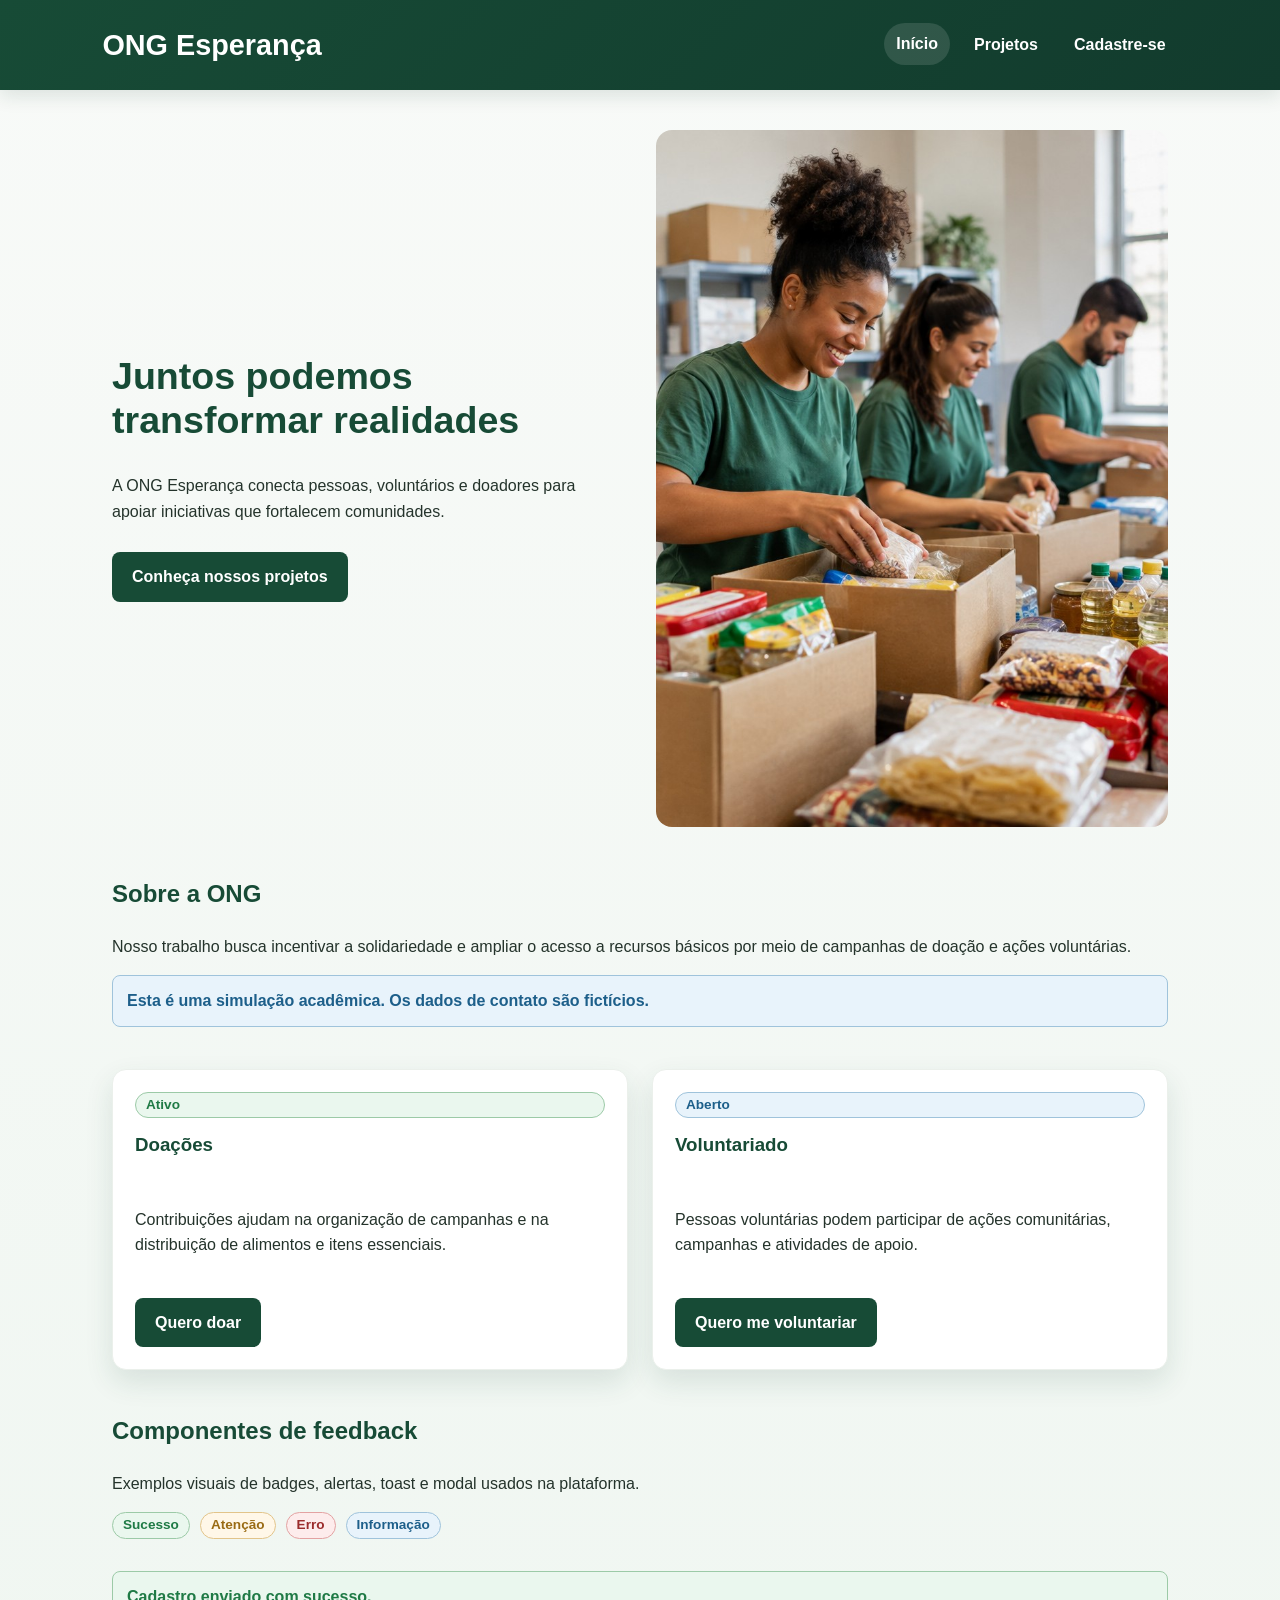
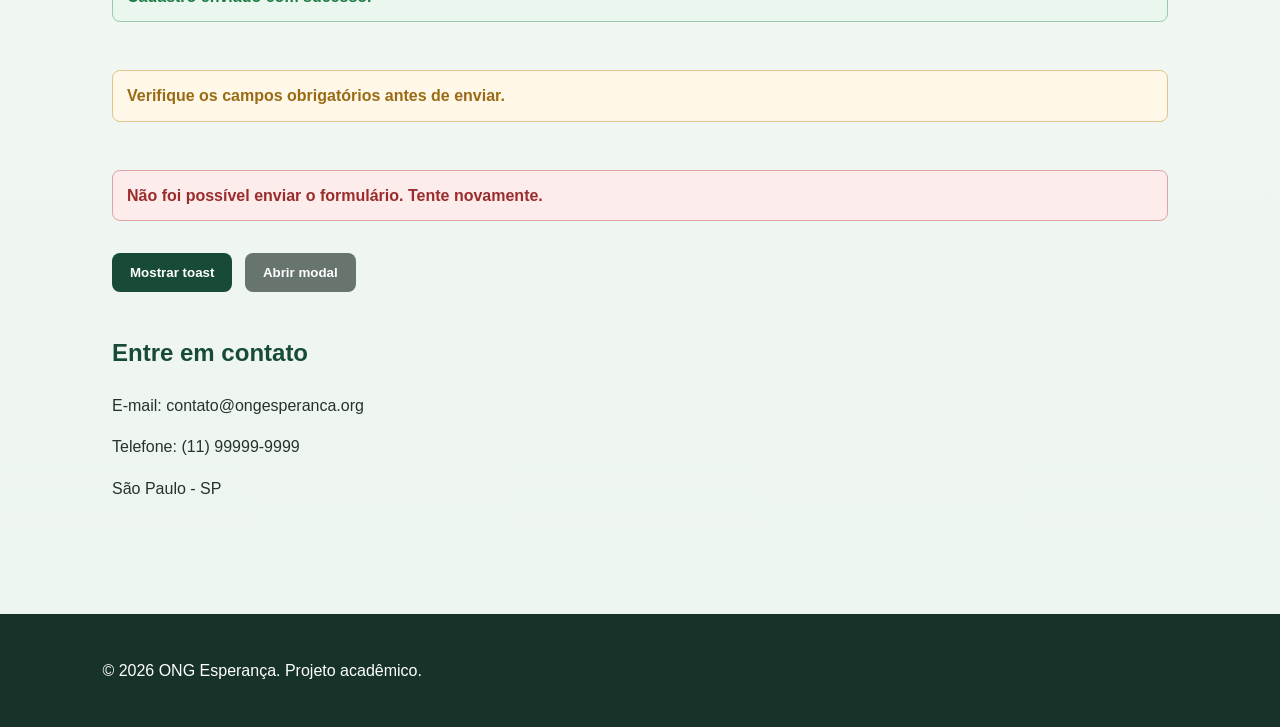
<file: index.html>
<!DOCTYPE html>
<html lang="pt-BR">
<head>
    <meta charset="UTF-8">
    <meta name="viewport" content="width=device-width, initial-scale=1.0">
    <meta name="description" content="ONG Esperança - ações sociais, doações e voluntariado.">
    <link rel="stylesheet" href="style.css">
    <title>ONG Esperança | Início</title>
</head>
<body>
    <header>
        <div class="container">
            <h1>ONG Esperança</h1>
            <button class="menu-toggle" type="button" aria-expanded="false" aria-controls="menu-principal">
                Menu
            </button>
            <nav id="menu-principal" aria-label="Navegação principal">
                <a href="index.html" aria-current="page">Início</a>
                <a href="projetos.html">Projetos</a>
                <a href="cadastro.html">Cadastre-se</a>
            </nav>
        </div>
    </header>

    <main>
        <section class="hero">
            <div>
                <h2>Juntos podemos transformar realidades</h2>
                <p>
                    A ONG Esperança conecta pessoas, voluntários e doadores
                    para apoiar iniciativas que fortalecem comunidades.
                </p>
                <a class="button" href="projetos.html">Conheça nossos projetos</a>
            </div>

            <img src="imagens/ong.jpg"
                 alt="Voluntários organizando alimentos para uma ação social">
        </section>

        <section>
            <h2>Sobre a ONG</h2>
            <p>
                Nosso trabalho busca incentivar a solidariedade e ampliar o acesso
                a recursos básicos por meio de campanhas de doação e ações voluntárias.
            </p>
            <div class="alerta alerta-info" role="status">
                Esta é uma simulação acadêmica. Os dados de contato são fictícios.
            </div>
        </section>

        <section class="cards">
            <article class="card">
                <span class="badge badge-sucesso">Ativo</span>
                <h3>Doações</h3>
                <p>
                    Contribuições ajudam na organização de campanhas e na distribuição
                    de alimentos e itens essenciais.
                </p>
                <div class="card-acoes">
                    <a class="button" href="cadastro.html">Quero doar</a>
                </div>
            </article>

            <article class="card">
                <span class="badge badge-info">Aberto</span>
                <h3>Voluntariado</h3>
                <p>
                    Pessoas voluntárias podem participar de ações comunitárias,
                    campanhas e atividades de apoio.
                </p>
                <div class="card-acoes">
                    <a class="button" href="cadastro.html">Quero me voluntariar</a>
                </div>
            </article>
        </section>

        <section>
            <h2>Componentes de feedback</h2>
            <p>
                Exemplos visuais de badges, alertas, toast e modal usados na plataforma.
            </p>
            <div class="demo-feedback">
                <div class="demo-badges">
                    <span class="badge badge-sucesso">Sucesso</span>
                    <span class="badge badge-aviso">Atenção</span>
                    <span class="badge badge-erro">Erro</span>
                    <span class="badge badge-info">Informação</span>
                </div>

                <div class="alerta alerta-sucesso" role="status">
                    Cadastro enviado com sucesso.
                </div>
                <div class="alerta alerta-aviso" role="status">
                    Verifique os campos obrigatórios antes de enviar.
                </div>
                <div class="alerta alerta-erro" role="alert">
                    Não foi possível enviar o formulário. Tente novamente.
                </div>

                <div>
                    <button type="button" id="btnToast">Mostrar toast</button>
                    <button type="button" id="btnModal" class="secundario">Abrir modal</button>
                </div>
            </div>
        </section>

        <section>
            <h2>Entre em contato</h2>
            <address>
                <p>E-mail: contato@ongesperanca.org</p>
                <p>Telefone: (11) 99999-9999</p>
                <p>São Paulo - SP</p>
            </address>
        </section>
    </main>

    <div class="toast-container" aria-live="polite">
        <div id="toastDemo" class="toast toast-sucesso" hidden>
            Notificação toast: ação concluída com sucesso.
        </div>
    </div>

    <div id="modalDemo" class="modal-overlay" hidden>
        <div class="modal" role="dialog" aria-modal="true" aria-labelledby="modalTitulo">
            <h3 id="modalTitulo">Confirmar participação</h3>
            <p>Deseja continuar para a página de cadastro e apoiar a ONG Esperança?</p>
            <div class="modal-acoes">
                <button type="button" id="fecharModal" class="secundario">Cancelar</button>
                <a class="button" href="cadastro.html">Confirmar</a>
            </div>
        </div>
    </div>

    <footer>
        <div class="container">
            <p>&copy; 2026 ONG Esperança. Projeto acadêmico.</p>
        </div>
    </footer>

    <script src="script.js"></script>
</body>
</html>
</file>
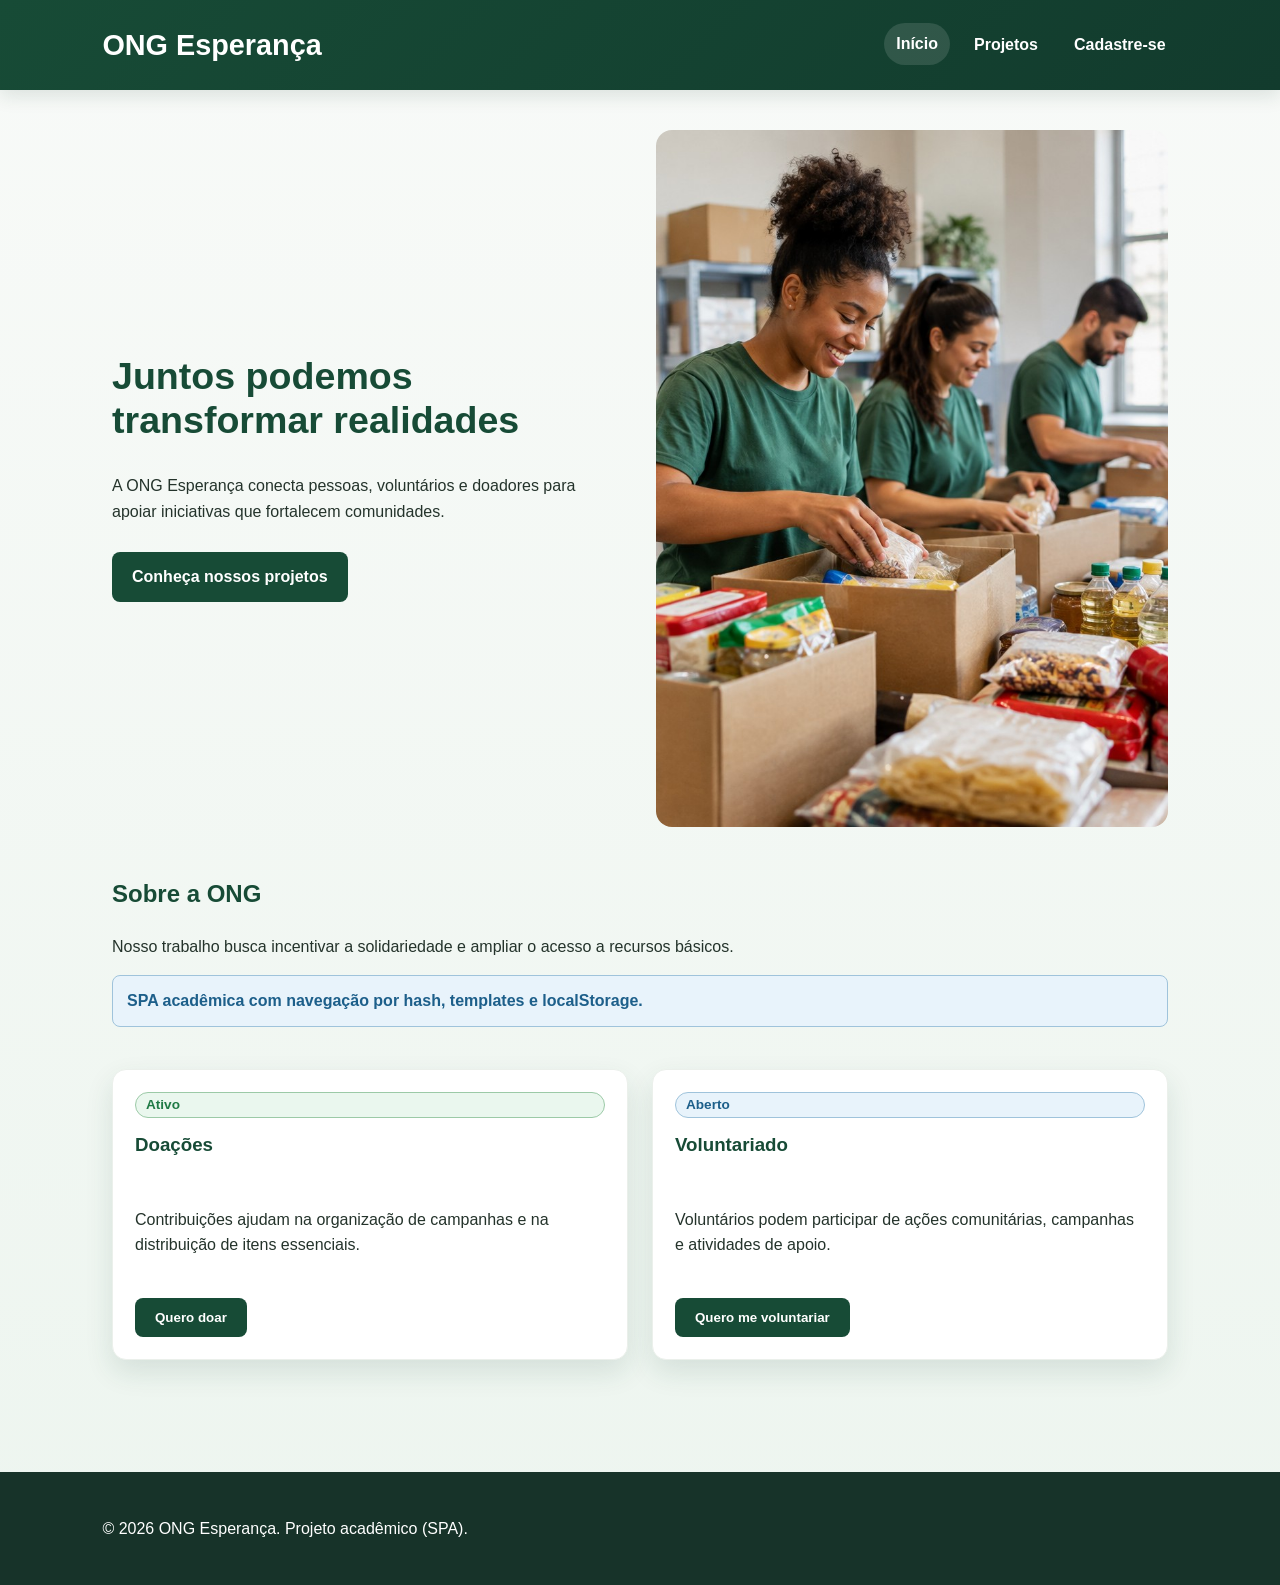
<file: app.html>
<!DOCTYPE html>
<html lang="pt-BR">
<head>
    <meta charset="UTF-8">
    <meta name="viewport" content="width=device-width, initial-scale=1.0">
    <meta name="description" content="ONG Esperança - SPA com navegacao dinamica, templates e localStorage.">
    <link rel="stylesheet" href="style.css">
    <title>ONG Esperança | SPA</title>
</head>
<body>
    <header>
        <div class="container">
            <h1>ONG Esperança</h1>
            <button class="menu-toggle" type="button" aria-expanded="false" aria-controls="menu-principal">
                Menu
            </button>
            <nav id="menu-principal" aria-label="Navegação principal">
                <a href="#/" data-link>Início</a>
                <a href="#/projetos" data-link>Projetos</a>
                <a href="#/cadastro" data-link>Cadastre-se</a>
            </nav>
        </div>
    </header>

    <main id="app" aria-live="polite"></main>

    <div class="toast-container" aria-live="polite">
        <div id="toastApp" class="toast toast-sucesso" hidden></div>
    </div>

    <div id="modalApp" class="modal-overlay" hidden>
        <div class="modal" role="dialog" aria-modal="true" aria-labelledby="modalAppTitulo">
            <h3 id="modalAppTitulo">Confirmar participação</h3>
            <p id="modalAppTexto">Deseja ir para o cadastro?</p>
            <div class="modal-acoes">
                <button type="button" id="modalAppCancelar" class="secundario">Cancelar</button>
                <button type="button" id="modalAppConfirmar">Confirmar</button>
            </div>
        </div>
    </div>

    <footer>
        <div class="container">
            <p>&copy; 2026 ONG Esperança. Projeto acadêmico (SPA).</p>
        </div>
    </footer>

    <script src="js/storage.js"></script>
    <script src="js/ui.js"></script>
    <script src="js/templates.js"></script>
    <script src="js/router.js"></script>
    <script src="js/forms.js"></script>
    <script src="js/app.js"></script>
</body>
</html>
</file>
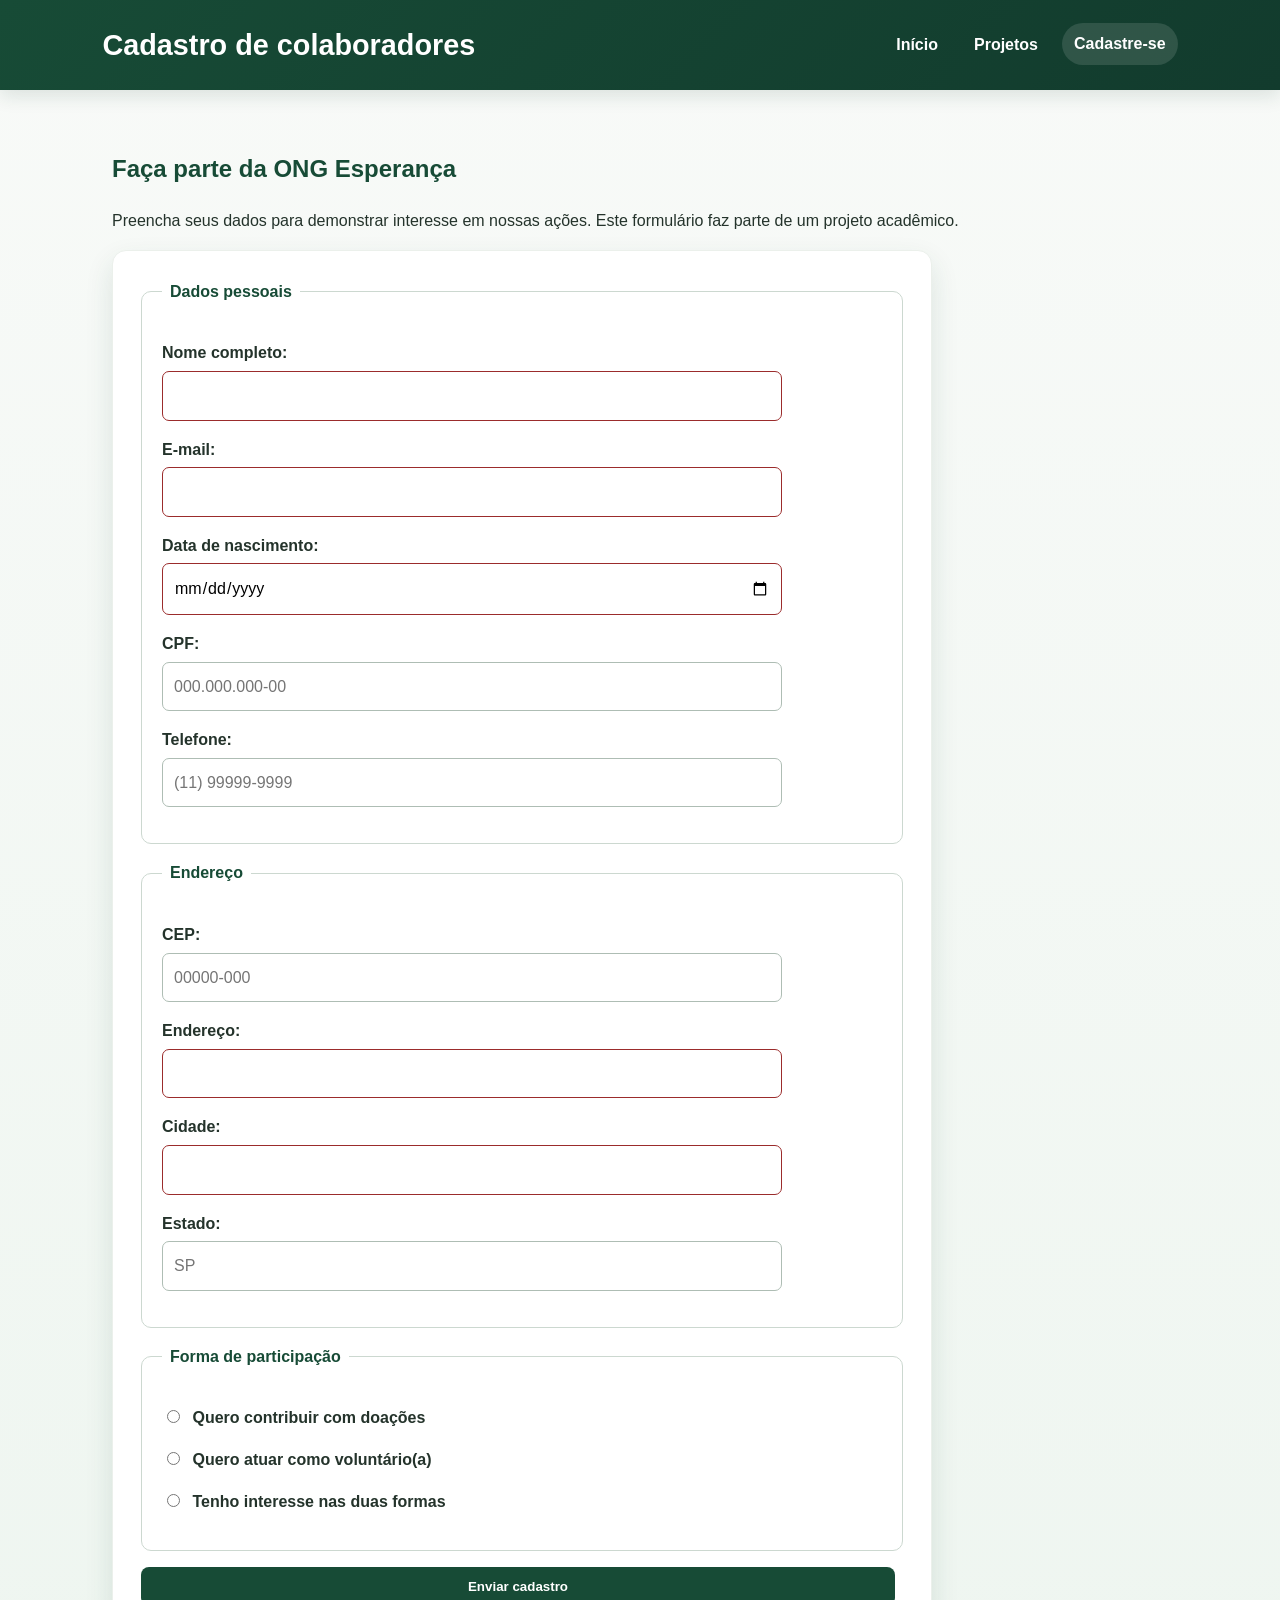
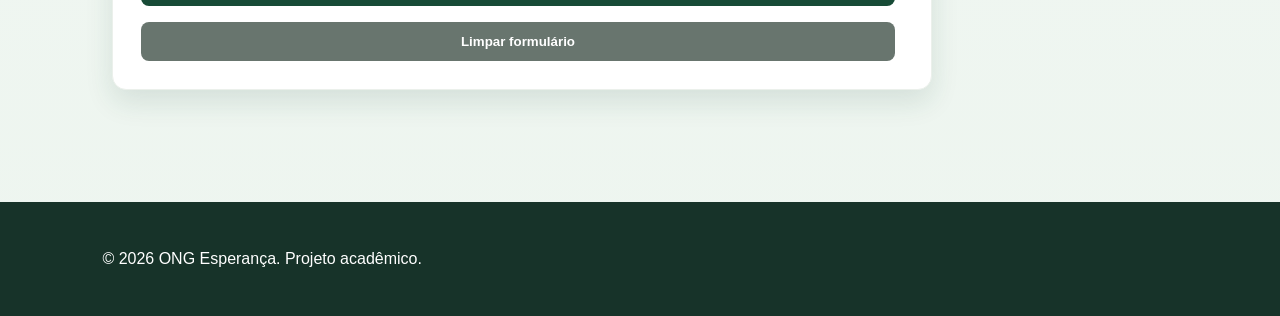
<file: cadastro.html>
<!DOCTYPE html>
<html lang="pt-BR">
<head>
    <meta charset="UTF-8">
    <meta name="viewport" content="width=device-width, initial-scale=1.0">
    <meta name="description" content="Cadastro de colaboradores da ONG Esperança.">
    <link rel="stylesheet" href="style.css">
    <title>ONG Esperança | Cadastro</title>
</head>
<body>
    <header>
        <div class="container">
            <h1>Cadastro de colaboradores</h1>
            <button class="menu-toggle" type="button" aria-expanded="false" aria-controls="menu-principal">
                Menu
            </button>
            <nav id="menu-principal" aria-label="Navegação principal">
                <a href="index.html">Início</a>
                <a href="projetos.html">Projetos</a>
                <a href="cadastro.html" aria-current="page">Cadastre-se</a>
            </nav>
        </div>
    </header>

    <main>
        <section>
            <h2>Faça parte da ONG Esperança</h2>
            <p>
                Preencha seus dados para demonstrar interesse em nossas ações.
                Este formulário faz parte de um projeto acadêmico.
            </p>

            <div id="alertaFormulario" class="alerta alerta-erro" role="alert" hidden>
                Existem campos inválidos. Corrija-os antes de enviar.
            </div>

            <form id="cadastroForm" action="#" method="post" novalidate>
                <fieldset>
                    <legend>Dados pessoais</legend>

                    <p>
                        <label for="nome">Nome completo:</label><br>
                        <input type="text" id="nome" name="nome"
                               autocomplete="name" minlength="3" required>
                    </p>

                    <p>
                        <label for="email">E-mail:</label><br>
                        <input type="email" id="email" name="email"
                               autocomplete="email" required>
                    </p>

                    <p>
                        <label for="nascimento">Data de nascimento:</label><br>
                        <input type="date" id="nascimento" name="nascimento"
                               autocomplete="bday" required>
                    </p>

                    <p>
                        <label for="cpf">CPF:</label><br>
                        <input type="text" id="cpf" name="cpf"
                               inputmode="numeric" placeholder="000.000.000-00"
                               pattern="[0-9]{3}[.]?[0-9]{3}[.]?[0-9]{3}-?[0-9]{2}"
                               title="Informe um CPF com 11 números, com ou sem pontuação."
                               required>
                    </p>

                    <p>
                        <label for="telefone">Telefone:</label><br>
                        <input type="tel" id="telefone" name="telefone"
                               inputmode="tel" placeholder="(11) 99999-9999"
                               pattern="\([0-9]{2}\) [0-9]{4,5}-[0-9]{4}"
                               title="Informe o telefone no formato (11) 99999-9999."
                               required>
                    </p>
                </fieldset>

                <fieldset>
                    <legend>Endereço</legend>

                    <p>
                        <label for="cep">CEP:</label><br>
                        <input type="text" id="cep" name="cep"
                               inputmode="numeric" placeholder="00000-000"
                               pattern="[0-9]{5}-?[0-9]{3}"
                               title="Informe o CEP no formato 00000-000."
                               required>
                    </p>

                    <p>
                        <label for="endereco">Endereço:</label><br>
                        <input type="text" id="endereco" name="endereco"
                               autocomplete="street-address" required>
                    </p>

                    <p>
                        <label for="cidade">Cidade:</label><br>
                        <input type="text" id="cidade" name="cidade"
                               autocomplete="address-level2" required>
                    </p>

                    <p>
                        <label for="estado">Estado:</label><br>
                        <input type="text" id="estado" name="estado"
                               maxlength="2" placeholder="SP"
                               autocomplete="address-level1" required>
                    </p>
                </fieldset>

                <fieldset>
                    <legend>Forma de participação</legend>

                    <p>
                        <input type="radio" id="doacao" name="interesse"
                               value="doacao" required>
                        <label for="doacao">Quero contribuir com doações</label>
                    </p>

                    <p>
                        <input type="radio" id="voluntariado" name="interesse"
                               value="voluntariado">
                        <label for="voluntariado">Quero atuar como voluntário(a)</label>
                    </p>

                    <p>
                        <input type="radio" id="ambos" name="interesse"
                               value="ambos">
                        <label for="ambos">Tenho interesse nas duas formas</label>
                    </p>
                </fieldset>

                <button type="submit">Enviar cadastro</button>
                <button type="reset">Limpar formulário</button>
                <p id="mensagemSucesso" class="mensagem-sucesso" role="status" aria-live="polite" hidden>
                    Cadastro enviado com sucesso! Obrigado por apoiar a ONG Esperança.
                </p>
            </form>
        </section>
    </main>

    <div class="toast-container" aria-live="polite">
        <div id="toastCadastro" class="toast toast-sucesso" hidden>
            Cadastro registrado com sucesso.
        </div>
    </div>

    <footer>
        <div class="container">
            <p>&copy; 2026 ONG Esperança. Projeto acadêmico.</p>
        </div>
    </footer>

    <script src="script.js"></script>
</body>
</html>
</file>
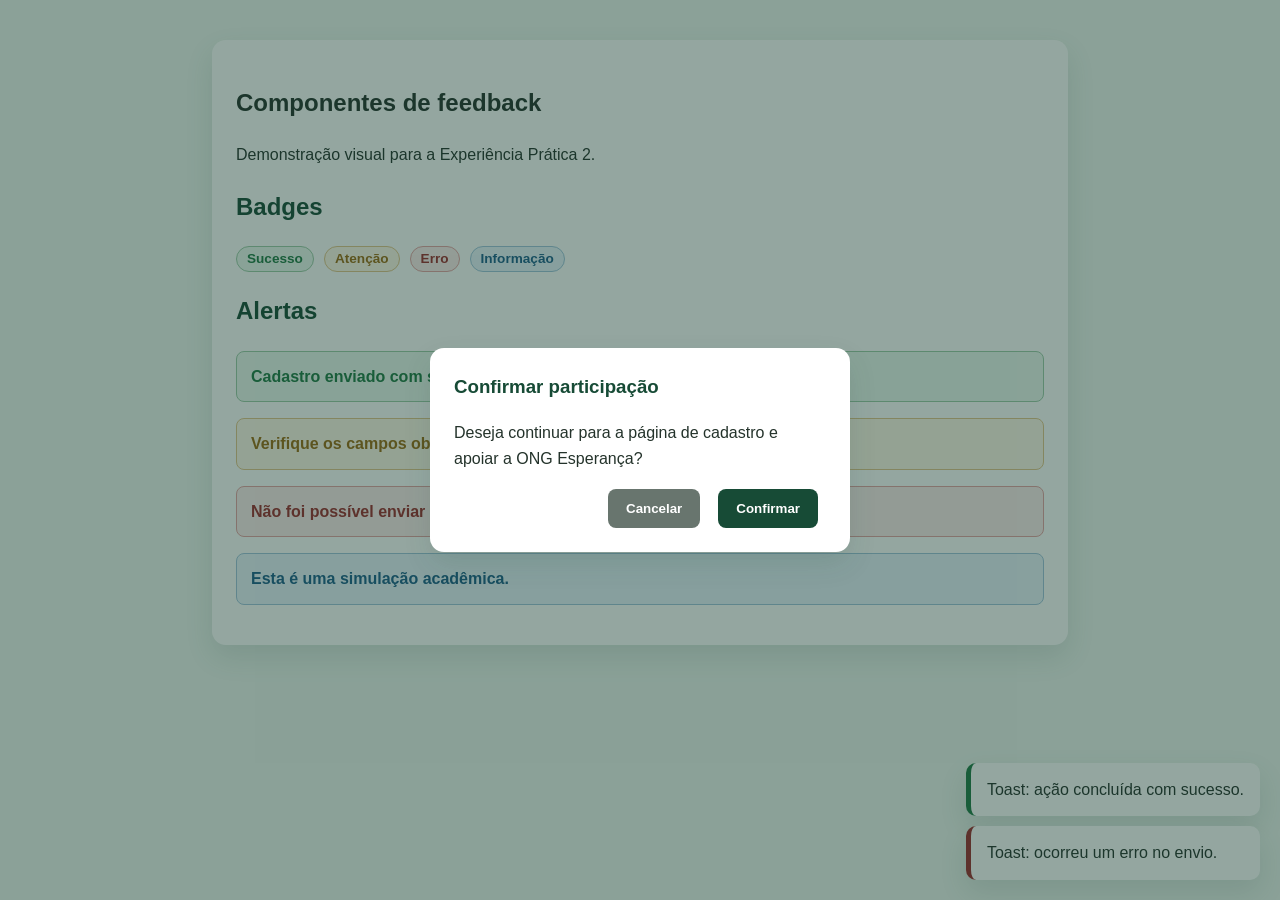
<file: feedback-demo.html>
<!DOCTYPE html>
<html lang="pt-BR">
<head>
    <meta charset="UTF-8">
    <meta name="viewport" content="width=device-width, initial-scale=1.0">
    <link rel="stylesheet" href="style.css">
    <title>ONG Esperança | Feedback demo</title>
    <style>
        body { background: #edf5ef; }
        main { max-width: 900px; }
        .painel {
            background: #fff;
            border-radius: 14px;
            padding: 24px;
            box-shadow: 0 12px 28px rgba(23, 75, 54, 0.12);
        }
    </style>
</head>
<body>
    <main>
        <section class="painel">
            <h1>Componentes de feedback</h1>
            <p>Demonstração visual para a Experiência Prática 2.</p>

            <h2>Badges</h2>
            <div class="demo-badges">
                <span class="badge badge-sucesso">Sucesso</span>
                <span class="badge badge-aviso">Atenção</span>
                <span class="badge badge-erro">Erro</span>
                <span class="badge badge-info">Informação</span>
            </div>

            <h2>Alertas</h2>
            <div class="alerta alerta-sucesso" role="status">Cadastro enviado com sucesso.</div>
            <div class="alerta alerta-aviso" role="status">Verifique os campos obrigatórios antes de enviar.</div>
            <div class="alerta alerta-erro" role="alert">Não foi possível enviar o formulário.</div>
            <div class="alerta alerta-info" role="status">Esta é uma simulação acadêmica.</div>
        </section>
    </main>

    <div class="toast-container" aria-live="polite">
        <div class="toast toast-sucesso">Toast: ação concluída com sucesso.</div>
        <div class="toast toast-erro">Toast: ocorreu um erro no envio.</div>
    </div>

    <div class="modal-overlay">
        <div class="modal" role="dialog" aria-modal="true" aria-labelledby="modalTitulo">
            <h3 id="modalTitulo">Confirmar participação</h3>
            <p>Deseja continuar para a página de cadastro e apoiar a ONG Esperança?</p>
            <div class="modal-acoes">
                <button type="button" class="secundario">Cancelar</button>
                <button type="button">Confirmar</button>
            </div>
        </div>
    </div>
</body>
</html>
</file>
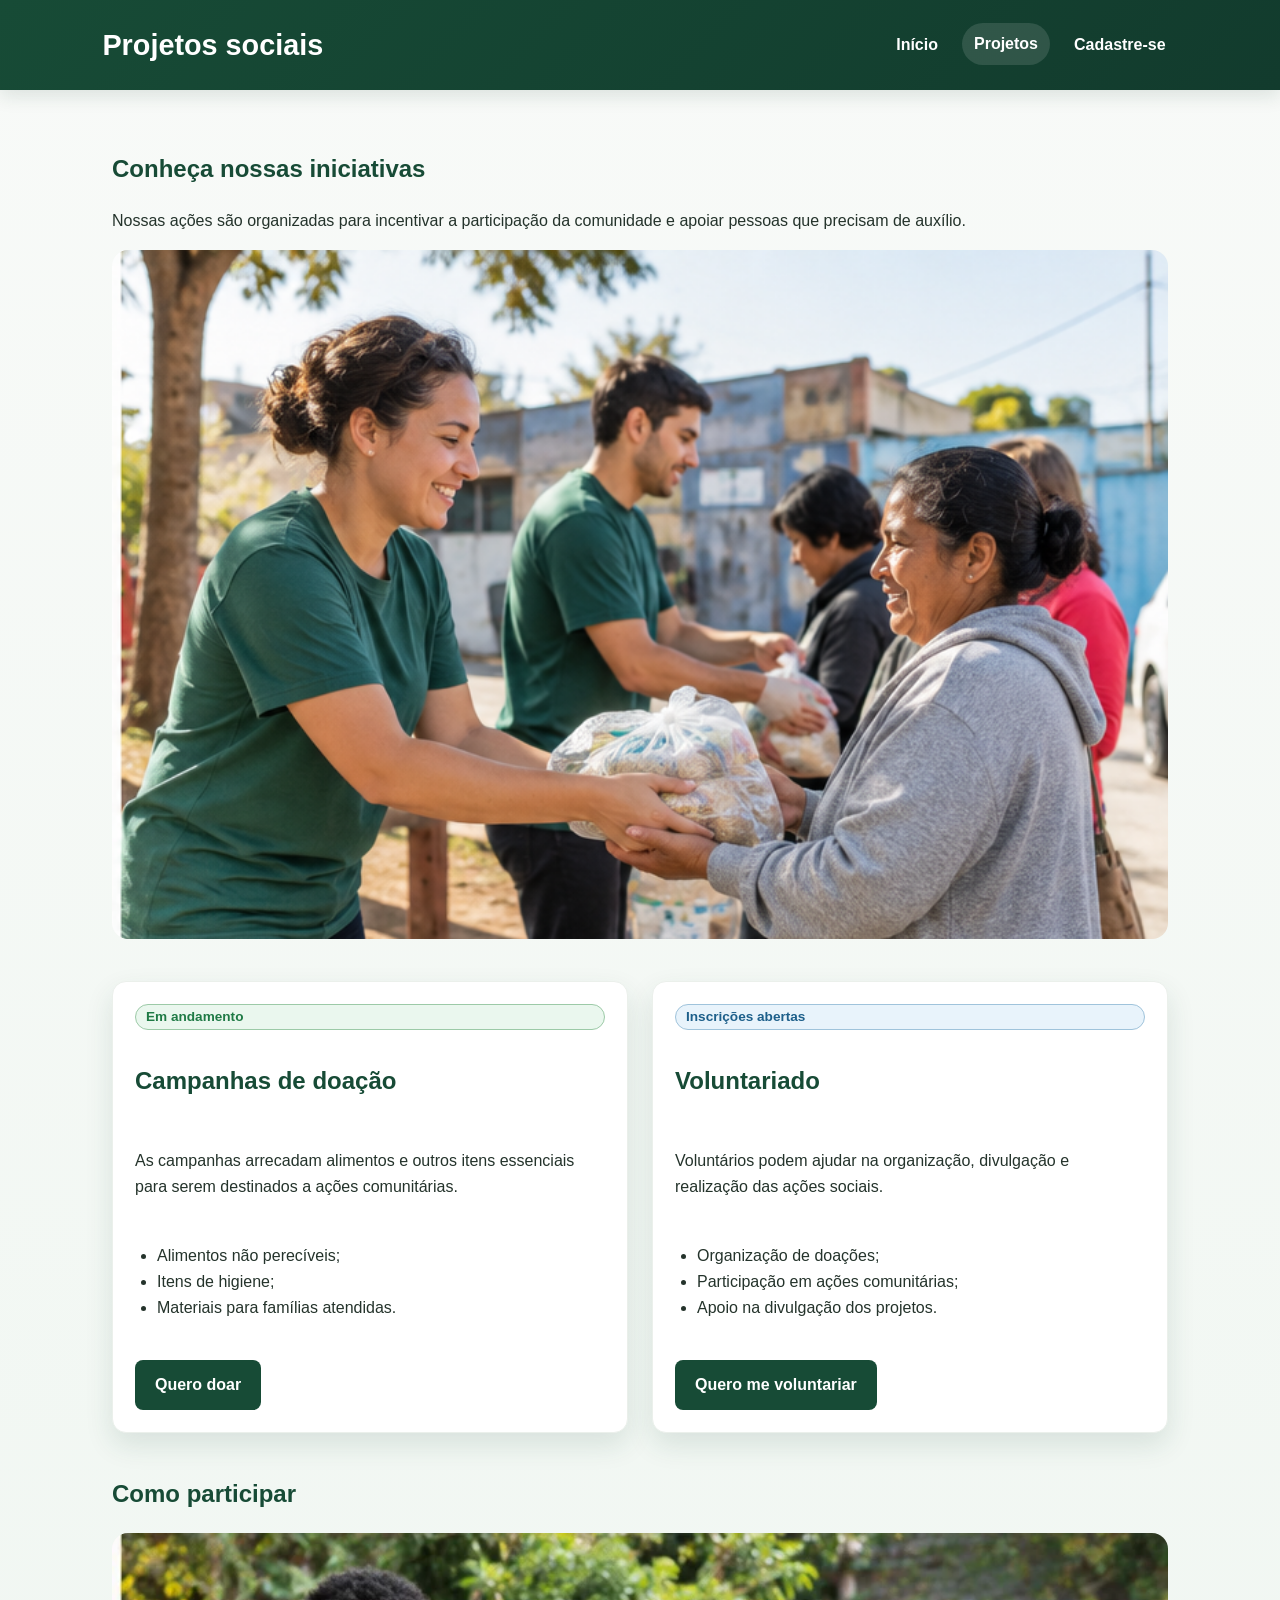
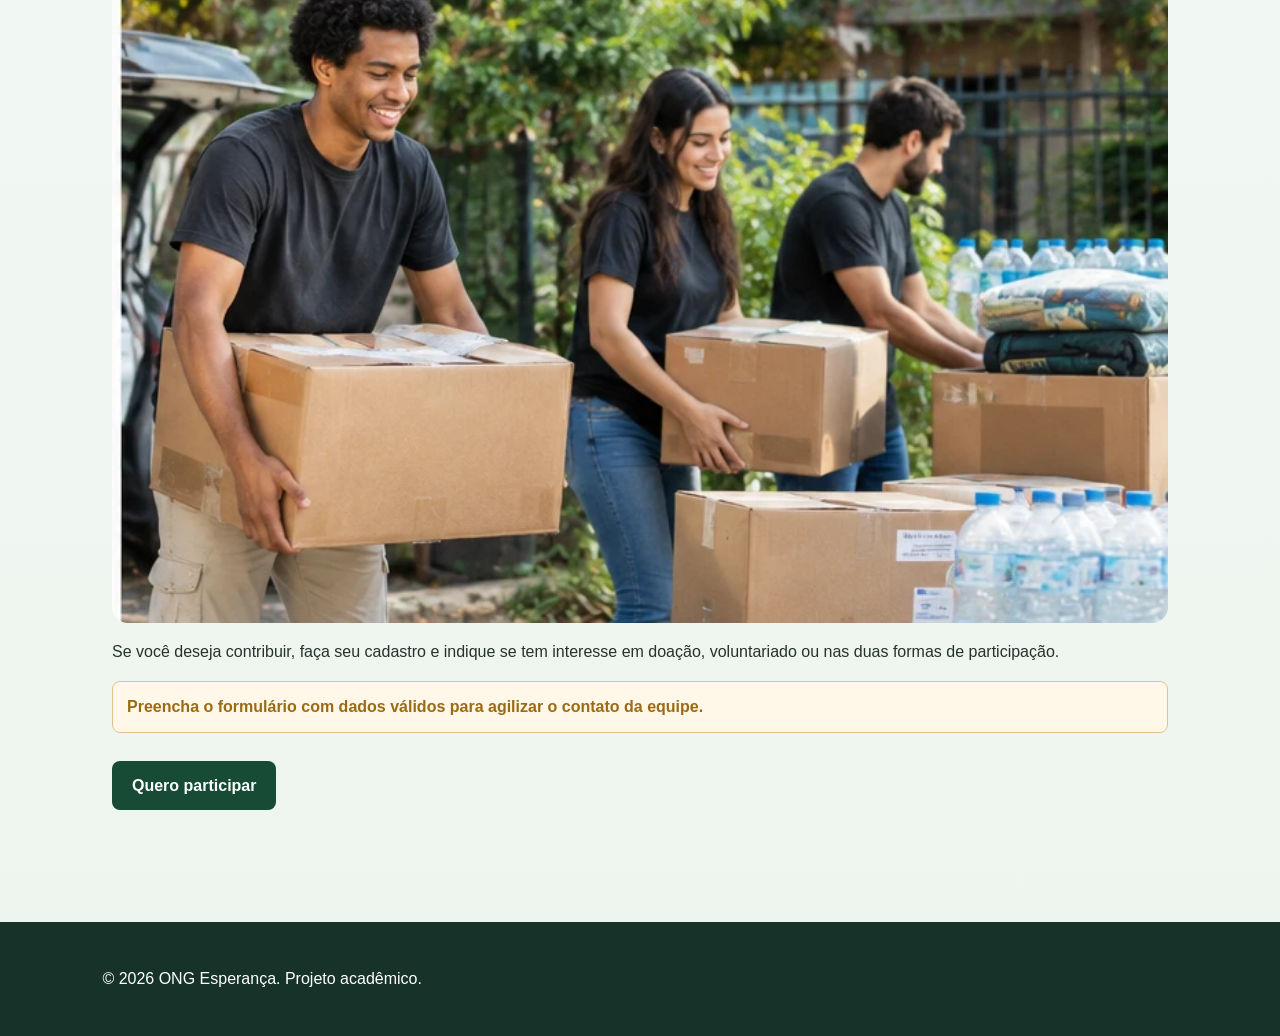
<file: projetos.html>
<!DOCTYPE html>
<html lang="pt-BR">
<head>
    <meta charset="UTF-8">
    <meta name="viewport" content="width=device-width, initial-scale=1.0">
    <meta name="description" content="Projetos sociais, campanhas de doação e voluntariado da ONG Esperança.">
    <link rel="stylesheet" href="style.css">
    <title>ONG Esperança | Projetos</title>
</head>
<body>
    <header>
        <div class="container">
            <h1>Projetos sociais</h1>
            <button class="menu-toggle" type="button" aria-expanded="false" aria-controls="menu-principal">
                Menu
            </button>
            <nav id="menu-principal" aria-label="Navegação principal">
                <a href="index.html">Início</a>
                <a href="projetos.html" aria-current="page">Projetos</a>
                <a href="cadastro.html">Cadastre-se</a>
            </nav>
        </div>
    </header>

    <main>
        <section>
            <h2>Conheça nossas iniciativas</h2>
            <p>
                Nossas ações são organizadas para incentivar a participação
                da comunidade e apoiar pessoas que precisam de auxílio.
            </p>
            <img class="project-image"
                 src="imagens/projetos.png"
                 alt="Voluntários realizando uma ação de distribuição de alimentos">
        </section>

        <section class="cards">
            <article class="card">
                <span class="badge badge-sucesso">Em andamento</span>
                <h2>Campanhas de doação</h2>
                <p>
                    As campanhas arrecadam alimentos e outros itens essenciais
                    para serem destinados a ações comunitárias.
                </p>
                <ul>
                    <li>Alimentos não perecíveis;</li>
                    <li>Itens de higiene;</li>
                    <li>Materiais para famílias atendidas.</li>
                </ul>
                <div class="card-acoes">
                    <a class="button" href="cadastro.html">Quero doar</a>
                </div>
            </article>

            <article class="card">
                <span class="badge badge-info">Inscrições abertas</span>
                <h2>Voluntariado</h2>
                <p>
                    Voluntários podem ajudar na organização, divulgação e realização
                    das ações sociais.
                </p>
                <ul>
                    <li>Organização de doações;</li>
                    <li>Participação em ações comunitárias;</li>
                    <li>Apoio na divulgação dos projetos.</li>
                </ul>
                <div class="card-acoes">
                    <a class="button" href="cadastro.html">Quero me voluntariar</a>
                </div>
            </article>
        </section>

        <section>
            <h2>Como participar</h2>
            <img class="project-image"
                 src="imagens/voluntariado.webp"
                 alt="Voluntários carregando caixas durante uma ação comunitária">
            <p>
                Se você deseja contribuir, faça seu cadastro e indique se tem
                interesse em doação, voluntariado ou nas duas formas de participação.
            </p>
            <div class="alerta alerta-aviso" role="status">
                Preencha o formulário com dados válidos para agilizar o contato da equipe.
            </div>
            <a class="button" href="cadastro.html">Quero participar</a>
        </section>
    </main>

    <footer>
        <div class="container">
            <p>&copy; 2026 ONG Esperança. Projeto acadêmico.</p>
        </div>
    </footer>

    <script src="script.js"></script>
</body>
</html>
</file>
<file: style.css>
:root {
    --verde-escuro: #174b36;
    --verde-escuro-2: #123b2d;
    --verde-medio: #2f6b4f;
    --verde-claro: #dfece5;
    --verde-suave: #edf5ef;
    --texto: #24332b;
    --branco: #ffffff;
    --cinza: #68756e;
    --cinza-borda: #ccd8d0;
    --sucesso: #1f7a45;
    --sucesso-fundo: #eaf7ee;
    --sucesso-borda: #9ccaa7;
    --aviso: #9a6b14;
    --aviso-fundo: #fff7e8;
    --aviso-borda: #e2c48a;
    --erro: #9b2c2c;
    --erro-fundo: #fdecec;
    --erro-borda: #e3a2a2;
    --info: #1d5f8a;
    --info-fundo: #e8f3fb;
    --info-borda: #9fc3db;
    --espaco-xs: 0.5rem;
    --espaco-sm: 0.75rem;
    --espaco-md: 1rem;
    --espaco-lg: 1.5rem;
    --espaco-xl: 2rem;
    --raio: 10px;
    --sombra: 0 12px 28px rgba(23, 75, 54, 0.12);
    --fonte: "Segoe UI", Tahoma, Geneva, Verdana, sans-serif;
    --max-largura: 1100px;
}

* {
    box-sizing: border-box;
}

html {
    scroll-behavior: smooth;
}

body {
    margin: 0;
    font-family: var(--fonte);
    line-height: 1.6;
    color: var(--texto);
    background: linear-gradient(180deg, #f8faf8 0%, var(--verde-suave) 100%);
}

img {
    max-width: 100%;
    height: auto;
}

.container {
    width: min(100%, var(--max-largura));
    margin: 0 auto;
}

/* Layout principal em Grid de 12 colunas */
.layout-grid {
    display: grid;
    grid-template-columns: repeat(12, 1fr);
    gap: var(--espaco-lg);
}

.col-12 { grid-column: span 12; }
.col-6 { grid-column: span 6; }
.col-4 { grid-column: span 4; }

header {
    background: linear-gradient(135deg, var(--verde-escuro) 0%, var(--verde-escuro-2) 100%);
    color: var(--branco);
    padding: 22px 8%;
    box-shadow: 0 6px 18px rgba(18, 59, 45, 0.12);
    position: sticky;
    top: 0;
    z-index: 100;
}

header .container {
    display: flex;
    justify-content: space-between;
    align-items: center;
    gap: var(--espaco-lg);
}

header h1 {
    margin: 0;
    font-size: 1.8rem;
}

.menu-toggle {
    display: none;
    background: transparent;
    border: 1px solid rgba(255, 255, 255, 0.4);
    color: var(--branco);
    border-radius: 8px;
    padding: 8px 12px;
    cursor: pointer;
    font-weight: bold;
}

nav {
    display: flex;
    gap: 12px;
    flex-wrap: wrap;
    align-items: center;
}

nav a {
    color: var(--branco);
    text-decoration: none;
    font-weight: bold;
    padding: 8px 12px;
    border-radius: 999px;
    transition: background-color 0.2s ease, transform 0.2s ease;
}

nav a:hover,
nav a:focus,
nav a[aria-current="page"] {
    background: rgba(255, 255, 255, 0.12);
    text-decoration: none;
    transform: translateY(-1px);
}

main {
    padding: 48px 24px;
    max-width: var(--max-largura);
    margin: 0 auto;
}

.hero {
    display: grid;
    grid-template-columns: 1fr 1fr;
    gap: 32px;
    align-items: center;
    margin-bottom: 48px;
}

.hero img,
.project-image {
    width: 100%;
    border-radius: 16px;
    display: block;
}

.hero h2 {
    font-size: 2.5rem;
    line-height: 1.15;
    margin-top: 0;
    color: var(--verde-escuro);
}

.button {
    display: inline-block;
    margin-top: 12px;
    padding: 12px 20px;
    border-radius: 8px;
    background: var(--verde-escuro);
    color: var(--branco);
    text-decoration: none;
    font-weight: bold;
    border: 0;
    cursor: pointer;
    transition: transform 0.2s ease, box-shadow 0.2s ease;
}

.button:hover,
.button:focus {
    transform: translateY(-1px);
    box-shadow: 0 10px 18px rgba(23, 75, 54, 0.18);
}

.button-secundario {
    background: var(--cinza);
}

section {
    margin-bottom: 42px;
}

h2 {
    color: var(--verde-escuro);
}

.section-title {
    margin-bottom: 18px;
}

.feature-grid {
    display: grid;
    grid-template-columns: repeat(3, minmax(0, 1fr));
    gap: 20px;
}

.feature-card {
    background: rgba(255, 255, 255, 0.8);
    border: 1px solid #dfece5;
    border-radius: 16px;
    padding: 22px 20px;
    box-shadow: var(--sombra);
    transition: transform 0.2s ease, box-shadow 0.2s ease;
}

.feature-tag {
    display: inline-block;
    background: var(--verde-claro);
    color: var(--verde-escuro);
    font-size: 0.78rem;
    font-weight: bold;
    text-transform: uppercase;
    letter-spacing: 0.06em;
    border-radius: 999px;
    padding: 6px 10px;
    margin-bottom: 12px;
}

.cards {
    display: grid;
    grid-template-columns: repeat(2, 1fr);
    gap: 24px;
}

.card {
    background: var(--branco);
    padding: 22px;
    border-radius: 14px;
    box-shadow: var(--sombra);
    border: 1px solid #ebf0eb;
    display: flex;
    flex-direction: column;
    justify-content: space-between;
    gap: var(--espaco-sm);
    transition: transform 0.2s ease, box-shadow 0.2s ease;
}

.card:hover,
.feature-card:hover {
    transform: translateY(-3px);
    box-shadow: 0 18px 30px rgba(23, 75, 54, 0.14);
}

.card h3,
.feature-card h3 {
    color: var(--verde-escuro);
    margin-top: 0;
}

.card-acoes {
    display: flex;
    align-items: center;
    justify-content: space-between;
    gap: 0.5rem;
    margin-top: auto;
}

ul {
    padding-left: 22px;
}

/* Badges / etiquetas */
.badge {
    display: inline-block;
    padding: 4px 10px;
    border-radius: 999px;
    font-size: 0.85rem;
    font-weight: bold;
    line-height: 1.2;
}

.badge-sucesso {
    background: var(--sucesso-fundo);
    color: var(--sucesso);
    border: 1px solid var(--sucesso-borda);
}

.badge-aviso {
    background: var(--aviso-fundo);
    color: var(--aviso);
    border: 1px solid var(--aviso-borda);
}

.badge-erro {
    background: var(--erro-fundo);
    color: var(--erro);
    border: 1px solid var(--erro-borda);
}

.badge-info {
    background: var(--info-fundo);
    color: var(--info);
    border: 1px solid var(--info-borda);
}

/* Alertas */
.alerta {
    padding: 12px 14px;
    border-radius: 8px;
    border: 1px solid transparent;
    margin: 16px 0;
    font-weight: 600;
}

.alerta-sucesso {
    background: var(--sucesso-fundo);
    border-color: var(--sucesso-borda);
    color: var(--sucesso);
}

.alerta-aviso {
    background: var(--aviso-fundo);
    border-color: var(--aviso-borda);
    color: var(--aviso);
}

.alerta-erro {
    background: var(--erro-fundo);
    border-color: var(--erro-borda);
    color: var(--erro);
}

.alerta-info {
    background: var(--info-fundo);
    border-color: var(--info-borda);
    color: var(--info);
}

/* Toast */
.toast-container {
    position: fixed;
    right: 20px;
    bottom: 20px;
    z-index: 200;
    display: flex;
    flex-direction: column;
    gap: 10px;
}

.toast {
    min-width: 260px;
    max-width: 360px;
    padding: 14px 16px;
    border-radius: 10px;
    box-shadow: var(--sombra);
    background: var(--branco);
    border-left: 5px solid var(--verde-escuro);
    animation: toast-in 0.25s ease;
}

.toast-sucesso {
    border-left-color: var(--sucesso);
}

.toast-erro {
    border-left-color: var(--erro);
}

.toast[hidden] {
    display: none;
}

@keyframes toast-in {
    from {
        opacity: 0;
        transform: translateY(12px);
    }
    to {
        opacity: 1;
        transform: translateY(0);
    }
}

/* Modal */
.modal-overlay {
    position: fixed;
    inset: 0;
    background: rgba(18, 59, 45, 0.45);
    display: flex;
    align-items: center;
    justify-content: center;
    padding: 20px;
    z-index: 300;
}

.modal-overlay[hidden] {
    display: none;
}

.modal {
    background: var(--branco);
    border-radius: 14px;
    padding: 24px;
    width: min(100%, 420px);
    box-shadow: var(--sombra);
}

.modal h3 {
    margin-top: 0;
    color: var(--verde-escuro);
}

.modal-acoes {
    display: flex;
    gap: 10px;
    justify-content: flex-end;
    margin-top: 18px;
}

.demo-feedback {
    display: grid;
    gap: 16px;
}

.demo-badges {
    display: flex;
    flex-wrap: wrap;
    gap: 10px;
}

form {
    background: var(--branco);
    padding: 28px;
    border-radius: 14px;
    box-shadow: var(--sombra);
    border: 1px solid #ebf0eb;
    max-width: 820px;
    display: flex;
    flex-direction: column;
    gap: 1rem;
}

fieldset {
    border: 1px solid var(--cinza-borda);
    border-radius: 10px;
    padding: 20px;
    margin: 0;
}

legend {
    font-weight: bold;
    color: var(--verde-escuro);
    padding: 0 8px;
}

label {
    font-weight: bold;
}

input {
    width: 100%;
    max-width: 620px;
    padding: 11px;
    margin-top: 5px;
    border: 1px solid #aebdb4;
    border-radius: 7px;
    font: inherit;
    transition: border-color 0.2s ease, box-shadow 0.2s ease;
}

input:focus {
    outline: none;
    border-color: var(--verde-medio);
    box-shadow: 0 0 0 3px rgba(47, 107, 79, 0.18);
}

input:invalid:not(:placeholder-shown):not(:focus) {
    border-color: var(--erro);
}

input[type="radio"] {
    width: auto;
    margin-right: 8px;
}

button {
    padding: 12px 18px;
    margin-right: 8px;
    border: 0;
    border-radius: 8px;
    background: var(--verde-escuro);
    color: var(--branco);
    font-weight: bold;
    cursor: pointer;
    transition: transform 0.2s ease, box-shadow 0.2s ease, opacity 0.2s ease;
}

button:hover,
button:focus {
    transform: translateY(-1px);
    box-shadow: 0 10px 18px rgba(23, 75, 54, 0.18);
}

button[type="reset"],
button.secundario {
    background: var(--cinza);
}

.mensagem-sucesso {
    margin-top: 18px;
    padding: 12px 14px;
    border-radius: 8px;
    background: var(--sucesso-fundo);
    border: 1px solid var(--sucesso-borda);
    color: var(--sucesso);
    font-weight: bold;
}

footer {
    background: #173329;
    color: white;
    padding: 28px 8%;
    margin-top: 30px;
}

address {
    font-style: normal;
}

/* Breakpoints: 480, 768, 1024, 1280, 1440 */
@media (max-width: 1440px) {
    .hero h2 {
        font-size: 2.35rem;
    }
}

@media (max-width: 1280px) {
    main {
        padding: 40px 22px;
    }
}

@media (max-width: 1024px) {
    .hero {
        gap: 24px;
    }

    .cards {
        grid-template-columns: 1fr 1fr;
    }
}

@media (max-width: 768px) {
    header .container {
        flex-wrap: wrap;
    }

    .menu-toggle {
        display: inline-block;
    }

    nav {
        display: none;
        width: 100%;
        flex-direction: column;
        align-items: stretch;
    }

    nav.aberto {
        display: flex;
    }

    .hero,
    .cards,
    .feature-grid {
        grid-template-columns: 1fr;
    }

    .col-6,
    .col-4 {
        grid-column: span 12;
    }

    .hero h2 {
        font-size: 2rem;
    }

    main {
        padding: 32px 18px;
    }
}

@media (max-width: 480px) {
    header {
        padding: 16px 5%;
    }

    header h1 {
        font-size: 1.4rem;
    }

    .hero h2 {
        font-size: 1.7rem;
    }

    form {
        padding: 18px;
    }

    .toast-container {
        left: 12px;
        right: 12px;
    }

    .toast {
        max-width: none;
        min-width: 0;
    }
}
</file>
